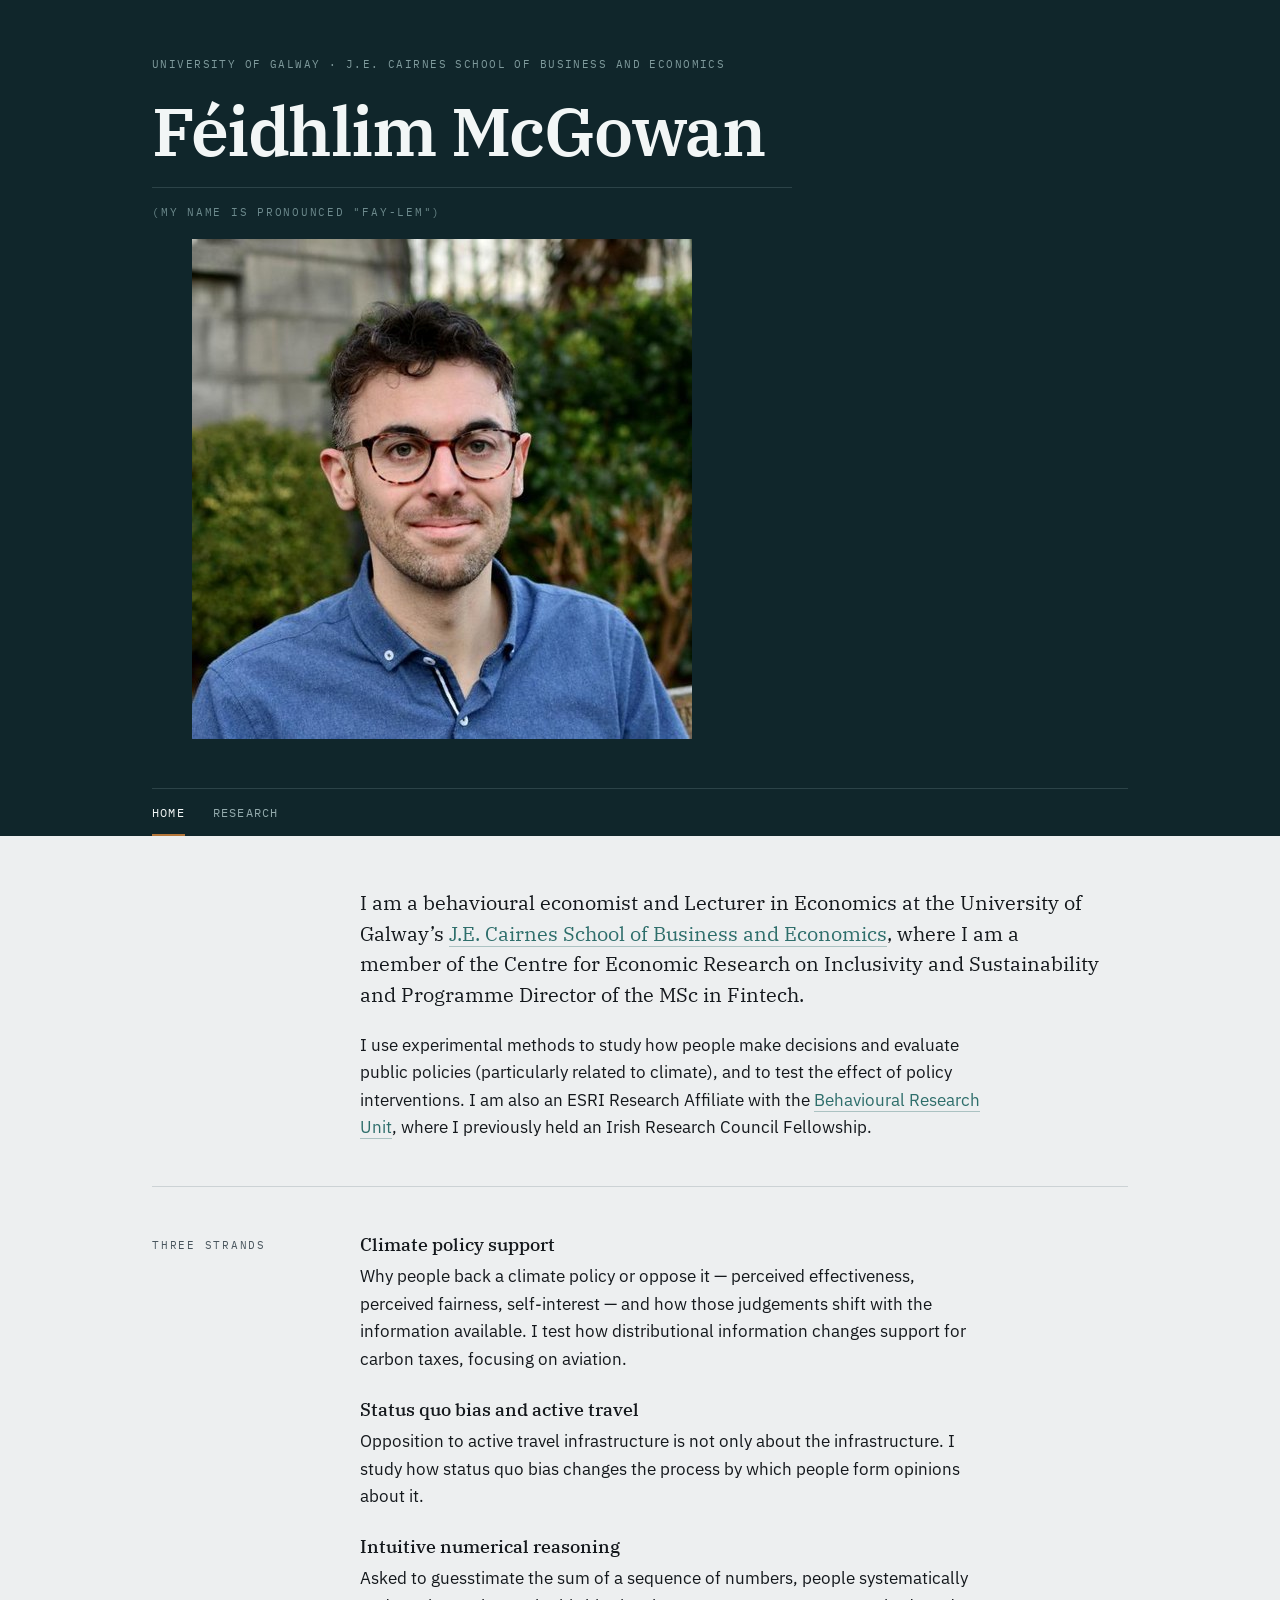
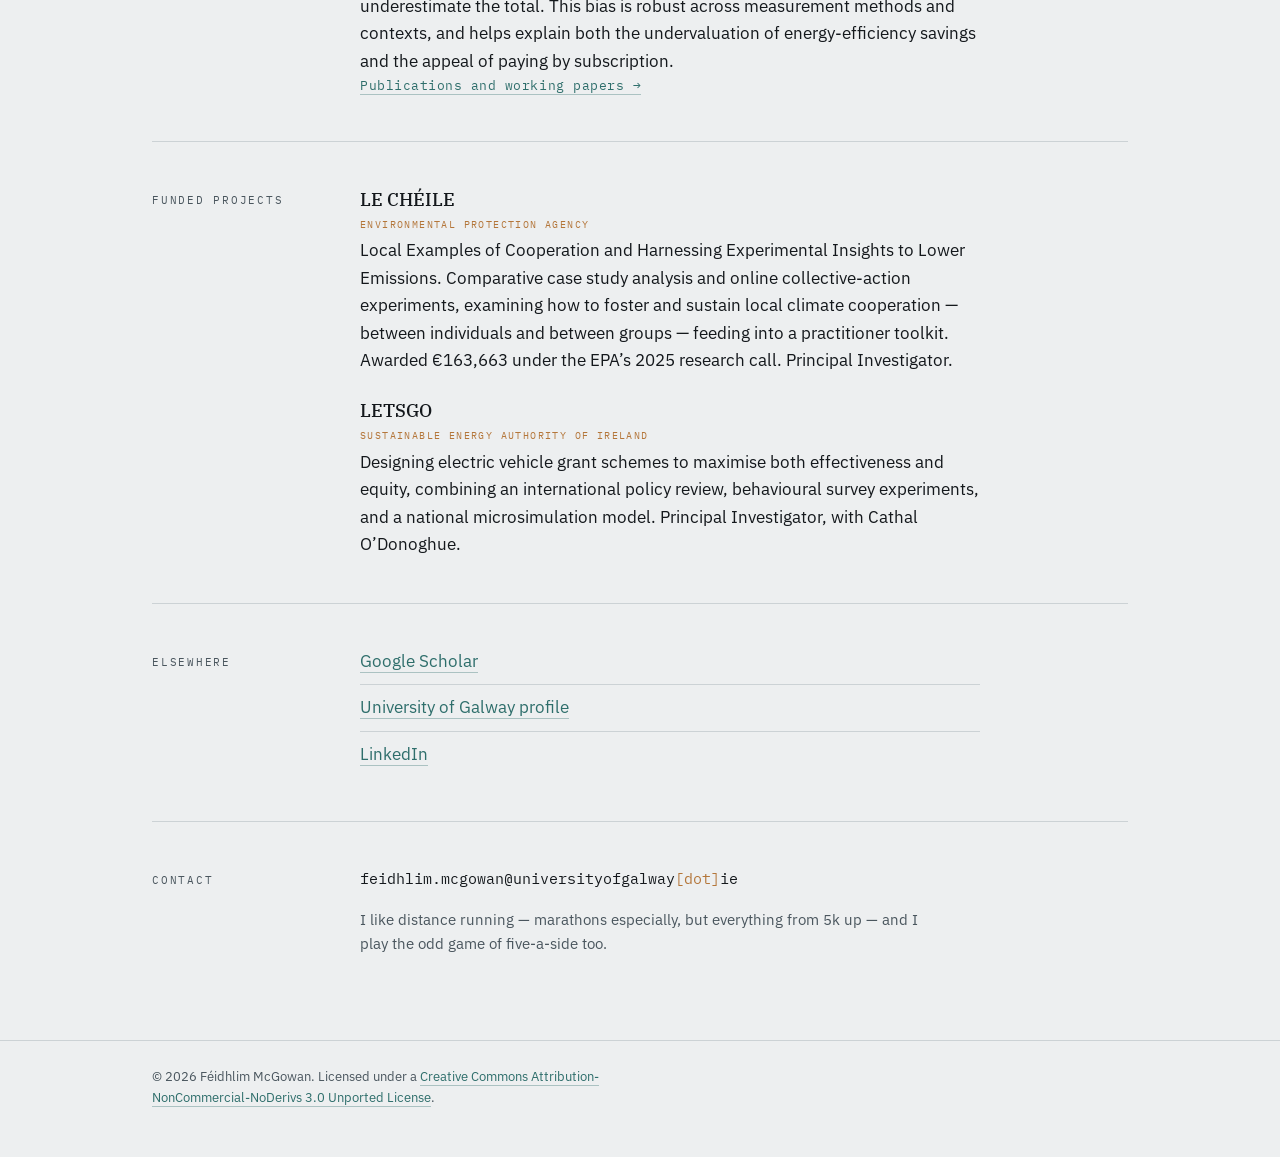
<file: index.html>
<!DOCTYPE html>
<html lang="en">
<head>
<meta charset="utf-8">
<meta name="viewport" content="width=device-width, initial-scale=1">
<title>Féidhlim McGowan</title>
<meta name="description" content="Féidhlim McGowan — behavioural economist, Lecturer in Economics at the University of Galway.">
<link rel="preconnect" href="https://fonts.googleapis.com">
<link rel="preconnect" href="https://fonts.gstatic.com" crossorigin>
<link href="https://fonts.googleapis.com/css2?family=IBM+Plex+Mono:wght@400;500&family=IBM+Plex+Sans:wght@400;500&family=IBM+Plex+Serif:wght@400;500;600&display=swap" rel="stylesheet">
<link rel="stylesheet" href="style.css">
</head>
<body>

<header class="masthead">
  <div class="shell">
    <p class="eyebrow">University of Galway &middot; J.E. Cairnes School of Business and Economics</p>
    <h1 class="name">Féidhlim McGowan</h1>
    <dl class="pron">
      <dt>(my name is pronounced "Fay-lem")</dt>
      <dd><span class="pron-key"></span></dd>
    </dl>
    <figure class="portrait-hero">
      <img src="assets/portrait.jpg" alt="Féidhlim McGowan" onerror="this.closest('.portrait-hero').remove()">
    </figure>
    <nav class="nav" aria-label="Main">
      <a class="nav-link is-current" href="index.html" aria-current="page">Home</a>
      <a class="nav-link" href="research.html">Research</a>
    </nav>
  </div>
</header>

<main class="shell">

  <section class="row">
    <div class="row-side"></div>
    <div class="row-main">
      <p class="lede">I am a behavioural economist and Lecturer in Economics at the University of Galway&rsquo;s <a href="https://www.universityofgalway.ie/business-public-policy-law/cairnes/">J.E. Cairnes School of Business and Economics</a>, where I am a member of the Centre for Economic Research on Inclusivity and Sustainability and Programme Director of the MSc in Fintech.</p>
      <p>I use experimental methods to study how people make decisions and evaluate public policies (particularly related to climate), and to test the effect of policy interventions. I am also an ESRI Research Affiliate with the <a href="https://www.esri.ie/bru">Behavioural Research Unit</a>, where I previously held an Irish Research Council Fellowship.</p>
    </div>
  </section>

  <section class="row">
    <div class="row-side"><p class="label">Three strands</p></div>
    <div class="row-main">
      <dl class="strands">
        <dt>Climate policy support</dt>
        <dd>Why people back a climate policy or oppose it — perceived effectiveness, perceived fairness, self-interest — and how those judgements shift with the information available. I test how distributional information changes support for carbon taxes, focusing on aviation.</dd>

        <dt>Status quo bias and active travel</dt>
        <dd>Opposition to active travel infrastructure is not only about the infrastructure. I study how status quo bias changes the process by which people form opinions about it.</dd>

        <dt>Intuitive numerical reasoning</dt>
        <dd>Asked to guesstimate the sum of a sequence of numbers, people systematically underestimate the total. This bias is robust across measurement methods and contexts, and helps explain both the undervaluation of energy-efficiency savings and the appeal of paying by subscription.</dd>
      </dl>
      <p class="more"><a href="research.html">Publications and working papers &rarr;</a></p>
    </div>
  </section>

  <section class="row">
    <div class="row-side"><p class="label">Funded projects</p></div>
    <div class="row-main">
      <dl class="strands">
        <dt>LE CHÉILE <span class="funder">Environmental Protection Agency</span></dt>
        <dd>Local Examples of Cooperation and Harnessing Experimental Insights to Lower Emissions. Comparative case study analysis and online collective-action experiments, examining how to foster and sustain local climate cooperation — between individuals and between groups — feeding into a practitioner toolkit. Awarded &euro;163,663 under the EPA&rsquo;s 2025 research call. Principal Investigator.</dd>

        <dt>LETSGO <span class="funder">Sustainable Energy Authority of Ireland</span></dt>
        <dd>Designing electric vehicle grant schemes to maximise both effectiveness and equity, combining an international policy review, behavioural survey experiments, and a national microsimulation model. Principal Investigator, with Cathal O&rsquo;Donoghue.</dd>
      </dl>
    </div>
  </section>

  <section class="row">
    <div class="row-side"><p class="label">Elsewhere</p></div>
    <div class="row-main">
      <ul class="links">
        <li><a href="https://scholar.google.com/citations?user=2-0zZQ0AAAAJ&amp;hl=en">Google Scholar</a></li>
        <li><a href="https://research.universityofgalway.ie/en/persons/f%C3%A9idhlim-mcgowan/">University of Galway profile</a></li>
        <li><a href="https://www.linkedin.com/in/fmcgowan/">LinkedIn</a></li>
      </ul>
    </div>
  </section>

  <section class="row">
    <div class="row-side"><p class="label">Contact</p></div>
    <div class="row-main">
      <p class="email">feidhlim.mcgowan@universityofgalway<span class="dot">[dot]</span>ie</p>
      <p class="aside">I like distance running — marathons especially, but everything from 5k up — and I play the odd game of five-a-side too.</p>
    </div>
  </section>

</main>

<footer class="footer">
  <div class="shell">
    <p>&copy; 2026 Féidhlim McGowan. Licensed under a <a href="http://creativecommons.org/licenses/by-nc-nd/3.0/deed.en_US">Creative Commons Attribution-NonCommercial-NoDerivs 3.0 Unported License</a>.</p>
  </div>
</footer>

</body>
</html>
</file>
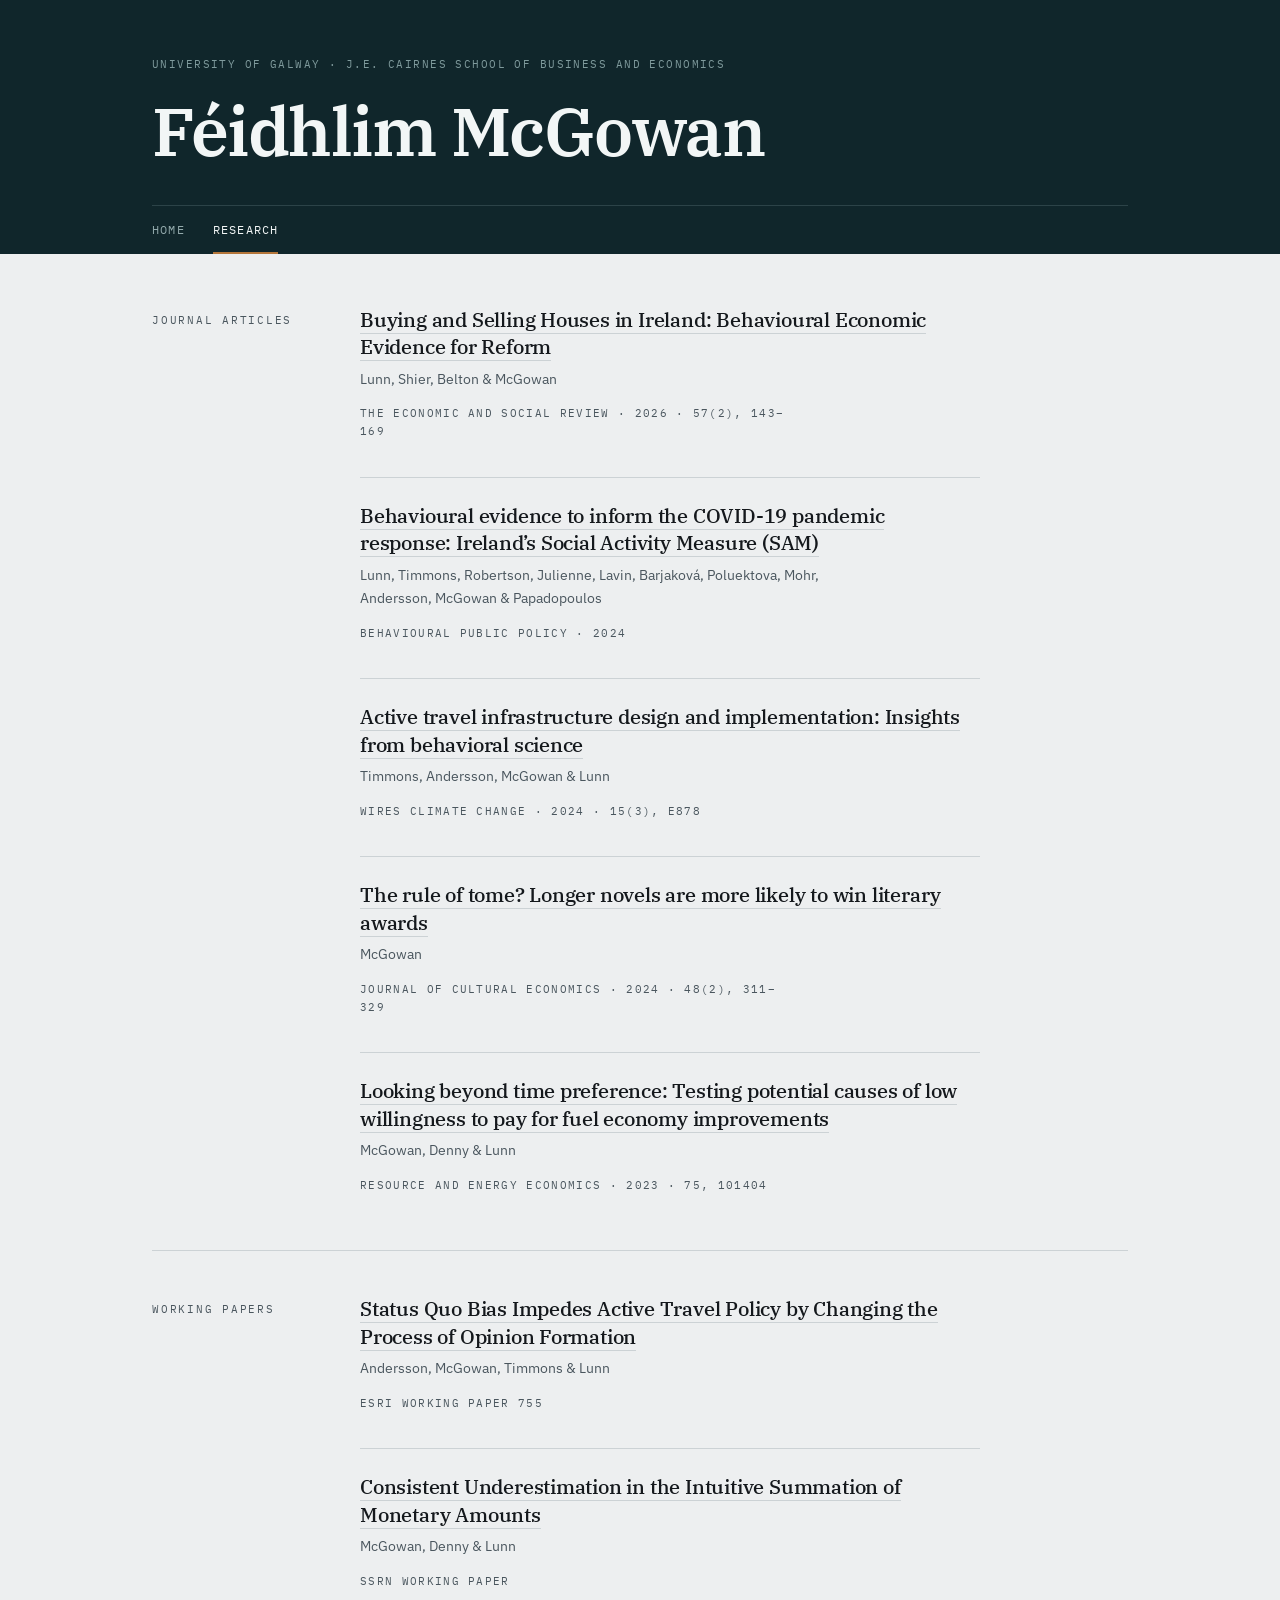
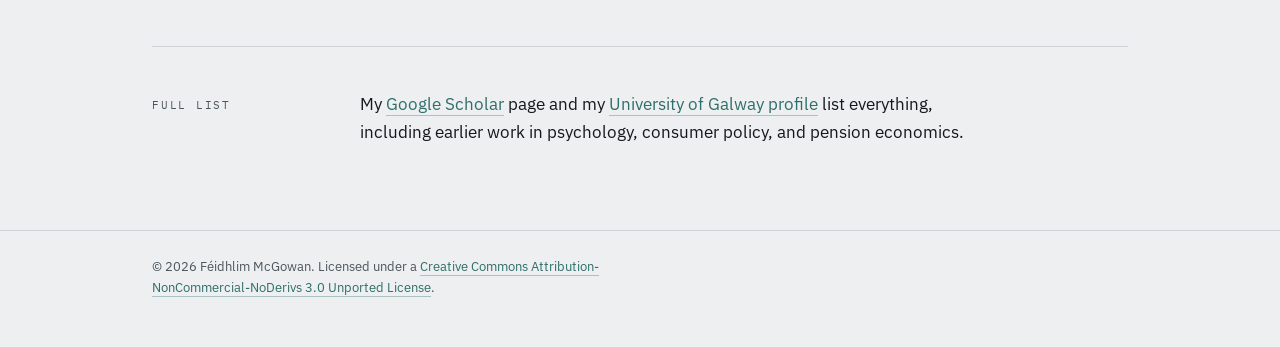
<file: research.html>
<!DOCTYPE html>
<html lang="en">
<head>
<meta charset="utf-8">
<meta name="viewport" content="width=device-width, initial-scale=1">
<title>Research — Féidhlim McGowan</title>
<meta name="description" content="Publications and working papers by Féidhlim McGowan, behavioural economist, University of Galway.">
<link rel="preconnect" href="https://fonts.googleapis.com">
<link rel="preconnect" href="https://fonts.gstatic.com" crossorigin>
<link href="https://fonts.googleapis.com/css2?family=IBM+Plex+Mono:wght@400;500&family=IBM+Plex+Sans:wght@400;500&family=IBM+Plex+Serif:wght@400;500;600&display=swap" rel="stylesheet">
<link rel="stylesheet" href="style.css">
</head>
<body>

<header class="masthead">
  <div class="shell">
    <p class="eyebrow">University of Galway &middot; J.E. Cairnes School of Business and Economics</p>
    <h1 class="name"><a class="name-link" href="index.html">Féidhlim McGowan</a></h1>
    <nav class="nav" aria-label="Main">
      <a class="nav-link" href="index.html">Home</a>
      <a class="nav-link is-current" href="research.html" aria-current="page">Research</a>
    </nav>
  </div>
</header>

<main class="shell">

  <section class="row">
    <div class="row-side"><p class="label">Journal articles</p></div>
    <div class="row-main">
      <ol class="pubs">
        <li class="pub">
          <h2 class="pub-title"><a href="https://esr.ie/index.php/esr/article/view/3346/1189">Buying and Selling Houses in Ireland: Behavioural Economic Evidence for Reform</a></h2>
          <p class="pub-meta">Lunn, Shier, Belton &amp; McGowan</p>
          <p class="pub-venue">The Economic and Social Review &middot; 2026 &middot; 57(2), 143&ndash;169</p>
        </li>
        <li class="pub">
          <h2 class="pub-title"><a href="https://doi.org/10.1017/bpp.2024.9">Behavioural evidence to inform the COVID-19 pandemic response: Ireland&rsquo;s Social Activity Measure (SAM)</a></h2>
          <p class="pub-meta">Lunn, Timmons, Robertson, Julienne, Lavin, Barjaková, Poluektova, Mohr, Andersson, McGowan &amp; Papadopoulos</p>
          <p class="pub-venue">Behavioural Public Policy &middot; 2024</p>
        </li>
        <li class="pub">
          <h2 class="pub-title"><a href="https://doi.org/10.1002/wcc.878">Active travel infrastructure design and implementation: Insights from behavioral science</a></h2>
          <p class="pub-meta">Timmons, Andersson, McGowan &amp; Lunn</p>
          <p class="pub-venue">WIREs Climate Change &middot; 2024 &middot; 15(3), e878</p>
        </li>
        <li class="pub">
          <h2 class="pub-title"><a href="https://doi.org/10.1007/s10824-023-09488-5">The rule of tome? Longer novels are more likely to win literary awards</a></h2>
          <p class="pub-meta">McGowan</p>
          <p class="pub-venue">Journal of Cultural Economics &middot; 2024 &middot; 48(2), 311&ndash;329</p>
        </li>
        <li class="pub">
          <h2 class="pub-title"><a href="https://doi.org/10.1016/j.reseneeco.2023.101404">Looking beyond time preference: Testing potential causes of low willingness to pay for fuel economy improvements</a></h2>
          <p class="pub-meta">McGowan, Denny &amp; Lunn</p>
          <p class="pub-venue">Resource and Energy Economics &middot; 2023 &middot; 75, 101404</p>
        </li>
      </ol>
    </div>
  </section>

  <section class="row">
    <div class="row-side"><p class="label">Working papers</p></div>
    <div class="row-main">
      <ol class="pubs">
        <li class="pub">
          <h2 class="pub-title"><a href="https://www.esri.ie/publications/status-quo-bias-impedes-active-travel-policy-by-changing-the-process-of-opinion">Status Quo Bias Impedes Active Travel Policy by Changing the Process of Opinion Formation</a></h2>
          <p class="pub-meta">Andersson, McGowan, Timmons &amp; Lunn</p>
          <p class="pub-venue">ESRI Working Paper 755</p>
        </li>
        <li class="pub">
          <h2 class="pub-title"><a href="https://papers.ssrn.com/sol3/papers.cfm?abstract_id=4021708">Consistent Underestimation in the Intuitive Summation of Monetary Amounts</a></h2>
          <p class="pub-meta">McGowan, Denny &amp; Lunn</p>
          <p class="pub-venue">SSRN working paper</p>
        </li>
      </ol>
    </div>
  </section>

  <section class="row">
    <div class="row-side"><p class="label">Full list</p></div>
    <div class="row-main">
      <p>My <a href="https://scholar.google.com/citations?user=2-0zZQ0AAAAJ&amp;hl=en">Google Scholar</a> page and my <a href="https://research.universityofgalway.ie/en/persons/f%C3%A9idhlim-mcgowan/">University of Galway profile</a> list everything, including earlier work in psychology, consumer policy, and pension economics.</p>
    </div>
  </section>

</main>

<footer class="footer">
  <div class="shell">
    <p>&copy; 2026 Féidhlim McGowan. Licensed under a <a href="http://creativecommons.org/licenses/by-nc-nd/3.0/deed.en_US">Creative Commons Attribution-NonCommercial-NoDerivs 3.0 Unported License</a>.</p>
  </div>
</footer>

</body>
</html>
</file>
<file: style.css>
:root {
  --paper: #edeff0;
  --deep: #10262b;
  --ink: #14181c;
  --slate: #4a565e;
  --sea: #2e6e6b;
  --ochre: #b4763a;
  --rule: #ccd2d5;
  --rule-dark: #2c4348;

  --serif: "IBM Plex Serif", Georgia, serif;
  --sans: "IBM Plex Sans", system-ui, sans-serif;
  --mono: "IBM Plex Mono", ui-monospace, monospace;
}

* { box-sizing: border-box; }

html { -webkit-text-size-adjust: 100%; }

body {
  margin: 0;
  background: var(--paper);
  color: var(--ink);
  font-family: var(--sans);
  font-size: 17px;
  line-height: 1.62;
}

.shell {
  width: 100%;
  max-width: 1040px;
  margin: 0 auto;
  padding: 0 32px;
}

a { color: var(--sea); text-decoration: none; border-bottom: 1px solid rgba(46,110,107,.35); }
a:hover { border-bottom-color: var(--sea); }
a:focus-visible { outline: 2px solid var(--ochre); outline-offset: 3px; border-radius: 2px; }

/* ---------- masthead ---------- */

.masthead {
  background: var(--deep);
  color: #e6ecec;
  padding: 56px 0 0;
}

.eyebrow {
  margin: 0 0 22px;
  font-family: var(--mono);
  font-size: 11px;
  letter-spacing: .13em;
  text-transform: uppercase;
  color: #7f9a9c;
}

.name {
  margin: 0;
  font-family: var(--serif);
  font-weight: 600;
  font-size: clamp(2.5rem, 7vw, 4.25rem);
  line-height: 1.02;
  letter-spacing: -.022em;
  color: #f2f6f6;
}

.name-link { color: inherit; border-bottom: 0; }
.name-link:hover { border-bottom: 0; color: #fff; }

/* signature element: the pronunciation key */
.pron {
  margin: 22px 0 0;
  display: flex;
  align-items: baseline;
  gap: 14px;
  flex-wrap: wrap;
  border-top: 1px solid var(--rule-dark);
  padding-top: 16px;
  max-width: 640px;
}

.pron dt {
  font-family: var(--mono);
  font-size: 11px;
  letter-spacing: .16em;
  text-transform: uppercase;
  color: #6d8a8d;
}

.pron dd { margin: 0; }

.pron-key {
  font-family: var(--serif);
  font-size: 1.22rem;
  color: var(--ochre);
  font-style: italic;
}

.pron-note {
  font-size: .88rem;
  color: #9db3b4;
}

.nav {
  display: flex;
  gap: 28px;
  margin-top: 40px;
  border-top: 1px solid var(--rule-dark);
  padding-top: 14px;
}

.nav-link {
  display: inline-block;
  padding-bottom: 12px;
  font-family: var(--mono);
  font-size: 12px;
  letter-spacing: .1em;
  text-transform: uppercase;
  color: #93aaac;
  border-bottom: 2px solid transparent;
}

.nav-link:hover { color: #dbe6e6; border-bottom-color: var(--rule-dark); }
.nav-link.is-current { color: #f2f6f6; border-bottom-color: var(--ochre); }

/* ---------- rows ---------- */

main.shell { padding-top: 8px; padding-bottom: 8px; }

.row {
  display: grid;
  grid-template-columns: 168px 1fr;
  gap: 40px;
  padding: 44px 0;
  border-bottom: 1px solid var(--rule);
}

.row:last-child { border-bottom: 0; }

.row-side { padding-top: 6px; }

.label {
  margin: 0;
  font-family: var(--mono);
  font-size: 11px;
  letter-spacing: .16em;
  text-transform: uppercase;
  color: var(--slate);
}

.row-main > :first-child { margin-top: 0; }
.row-main > :last-child { margin-bottom: 0; }
.row-main p { margin: 0 0 1.05em; max-width: 62ch; }

.lede {
  font-family: var(--serif);
  font-size: 1.24rem;
  line-height: 1.55;
}

.portrait { margin: 0; }
.portrait img {
  display: block;
  width: 100%;
  height: auto;
  border: 1px solid var(--rule);
}

.more { font-family: var(--mono); font-size: .82rem; letter-spacing: .04em; }

.links { list-style: none; margin: 0; padding: 0; }
.links li { padding: 9px 0; border-bottom: 1px solid var(--rule); max-width: 62ch; }
.links li:first-child { padding-top: 0; }
.links li:last-child { border-bottom: 0; }

.email {
  font-family: var(--mono);
  font-size: .95rem;
  word-break: break-word;
}
.dot { color: var(--ochre); }

.aside { color: var(--slate); font-size: .95rem; }

/* ---------- publications ---------- */

.pubs { list-style: none; margin: 0; padding: 0; counter-reset: pub; }

.pub {
  padding: 0 0 24px;
  margin: 0 0 24px;
  border-bottom: 1px solid var(--rule);
  max-width: 62ch;
}
.pub:last-child { border-bottom: 0; padding-bottom: 0; margin-bottom: 0; }

.pub-title {
  margin: 0 0 6px;
  font-family: var(--serif);
  font-weight: 500;
  font-size: 1.28rem;
  line-height: 1.35;
  letter-spacing: -.01em;
}

.pub-title a { color: var(--ink); border-bottom: 1px solid var(--rule); }
.pub-title a:hover { color: var(--sea); border-bottom-color: var(--sea); }

.pub-meta {
  margin: 0 0 4px;
  font-size: .9rem;
  color: var(--slate);
}

.pub-venue {
  margin: 0;
  font-family: var(--mono);
  font-size: 11px;
  letter-spacing: .12em;
  text-transform: uppercase;
  color: var(--slate);
}

/* research strands */

.strands { margin: 0; max-width: 62ch; }

.strands dt {
  font-family: var(--serif);
  font-weight: 500;
  font-size: 1.1rem;
  margin: 0 0 4px;
}

.strands dt + dd { margin: 0 0 22px; }
.strands dd:last-child { margin-bottom: 0; }

.funder {
  display: block;
  font-family: var(--mono);
  font-size: 10px;
  font-weight: 400;
  letter-spacing: .14em;
  text-transform: uppercase;
  color: var(--ochre);
  margin-top: 3px;
}

.topics { margin: 0; padding: 0; list-style: none; max-width: 62ch; counter-reset: topic; }

.topics li {
  position: relative;
  padding: 8px 0 8px 30px;
  border-bottom: 1px solid var(--rule);
  counter-increment: topic;
}

.topics li:last-child { border-bottom: 0; }

.topics li::before {
  content: counter(topic, decimal-leading-zero);
  position: absolute;
  left: 0;
  top: 10px;
  font-family: var(--mono);
  font-size: 11px;
  color: var(--ochre);
}

/* ---------- footer ---------- */

.footer {
  border-top: 1px solid var(--rule);
  margin-top: 32px;
  padding: 26px 0 48px;
}

.footer p {
  margin: 0;
  font-size: .8rem;
  color: var(--slate);
  max-width: 62ch;
}

/* ---------- responsive ---------- */

@media (max-width: 680px) {
  body { font-size: 16px; }
  .shell { padding: 0 20px; }
  .masthead { padding-top: 36px; }
  .row { grid-template-columns: 1fr; gap: 14px; padding: 32px 0; }
  .row-side { padding-top: 0; }
  .portrait { max-width: 180px; }
  .nav { gap: 20px; margin-top: 30px; }
}
</file>
